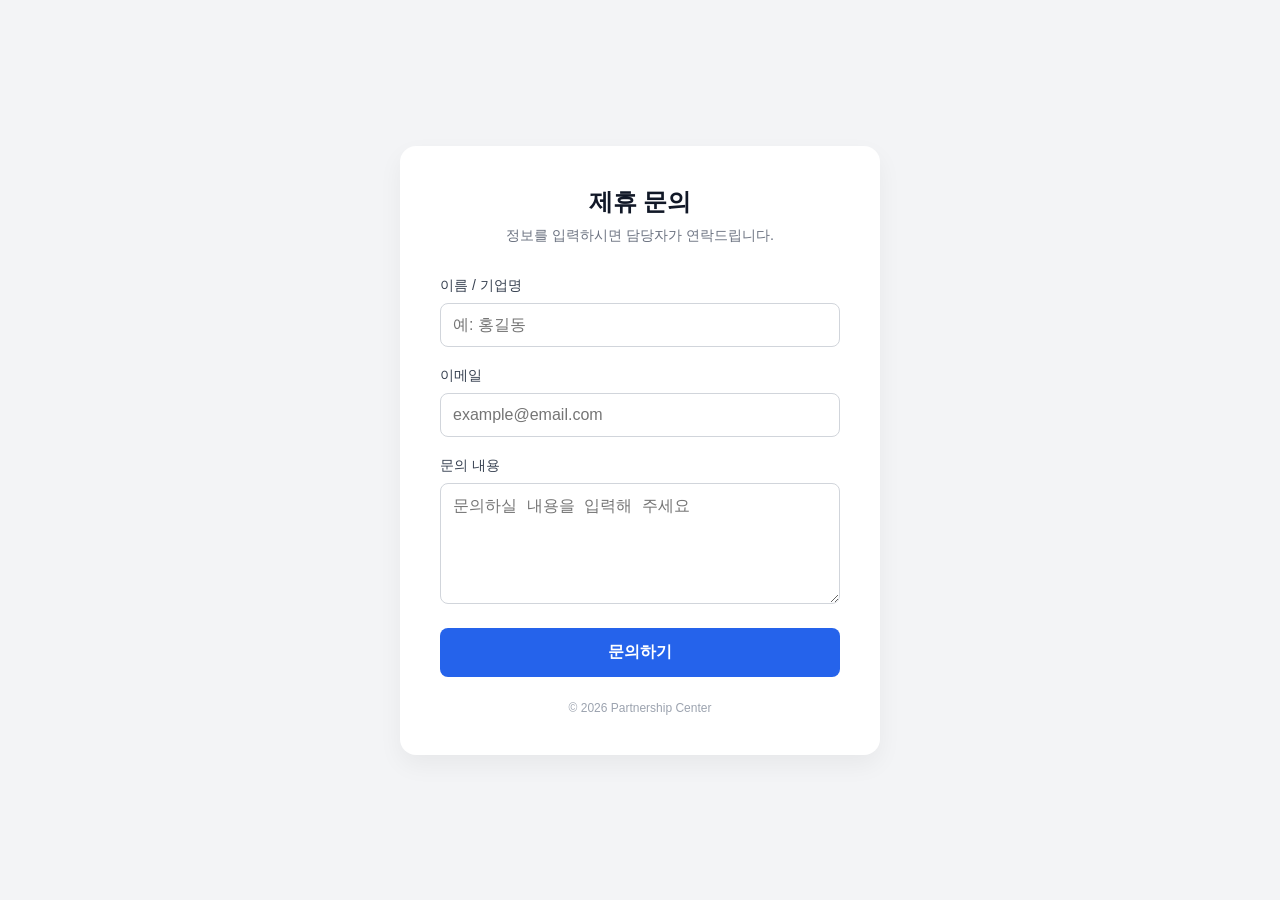
<file: index.html>
<!DOCTYPE html>
<html lang="ko">
<head>
    <meta charset="UTF-8">
    <meta name="viewport" content="width=device-width, initial-scale=1.0">
    <title>제휴 문의 - Partnership Inquiry</title>
    <style>
        body {
            font-family: -apple-system, BlinkMacSystemFont, "Segoe UI", Roboto, sans-serif;
            background-color: #f3f4f6;
            margin: 0;
            display: flex;
            justify-content: center;
            align-items: center;
            min-height: 100vh;
        }
        .card {
            background: white;
            padding: 2.5rem;
            border-radius: 1rem;
            box-shadow: 0 10px 25px rgba(0,0,0,0.05);
            width: 100%;
            max-width: 400px;
        }
        h2 {
            margin: 0 0 0.5rem 0;
            font-size: 1.5rem;
            color: #111827;
            text-align: center;
        }
        p {
            margin: 0 0 2rem 0;
            color: #6b7280;
            font-size: 0.9rem;
            text-align: center;
        }
        .form-group {
            margin-bottom: 1.25rem;
        }
        label {
            display: block;
            font-size: 0.875rem;
            font-weight: 500;
            margin-bottom: 0.5rem;
            color: #374151;
        }
        input, textarea {
            width: 100%;
            padding: 0.75rem;
            border: 1px solid #d1d5db;
            border-radius: 0.5rem;
            box-sizing: border-box;
            font-size: 1rem;
        }
        input:focus, textarea:focus {
            outline: none;
            border-color: #2563eb;
            border-width: 2px;
        }
        button {
            width: 100%;
            padding: 0.875rem;
            background-color: #2563eb;
            color: white;
            border: none;
            border-radius: 0.5rem;
            font-size: 1rem;
            font-weight: 600;
            cursor: pointer;
            transition: background-color 0.2s;
        }
        button:hover {
            background-color: #1d4ed8;
        }
        .footer {
            margin-top: 1.5rem;
            text-align: center;
            font-size: 0.75rem;
            color: #9ca3af;
        }
    </style>
</head>
<body>

<div class="card">
    <h2>제휴 문의</h2>
    <p>정보를 입력하시면 담당자가 연락드립니다.</p>
    
    <form action="https://formspree.io/f/xjgjbnkz" method="POST">
        <div class="form-group">
            <label>이름 / 기업명</label>
            <input type="text" name="name" required placeholder="예: 홍길동">
        </div>
        
        <div class="form-group">
            <label>이메일</label>
            <input type="email" name="email" required placeholder="example@email.com">
        </div>
        
        <div class="form-group">
            <label>문의 내용</label>
            <textarea name="message" rows="5" required placeholder="문의하실 내용을 입력해 주세요"></textarea>
        </div>
        
        <button type="submit">문의하기</button>
    </form>
    
    <div class="footer">
        &copy; 2026 Partnership Center
    </div>
</div>

</body>
</html>
</file>
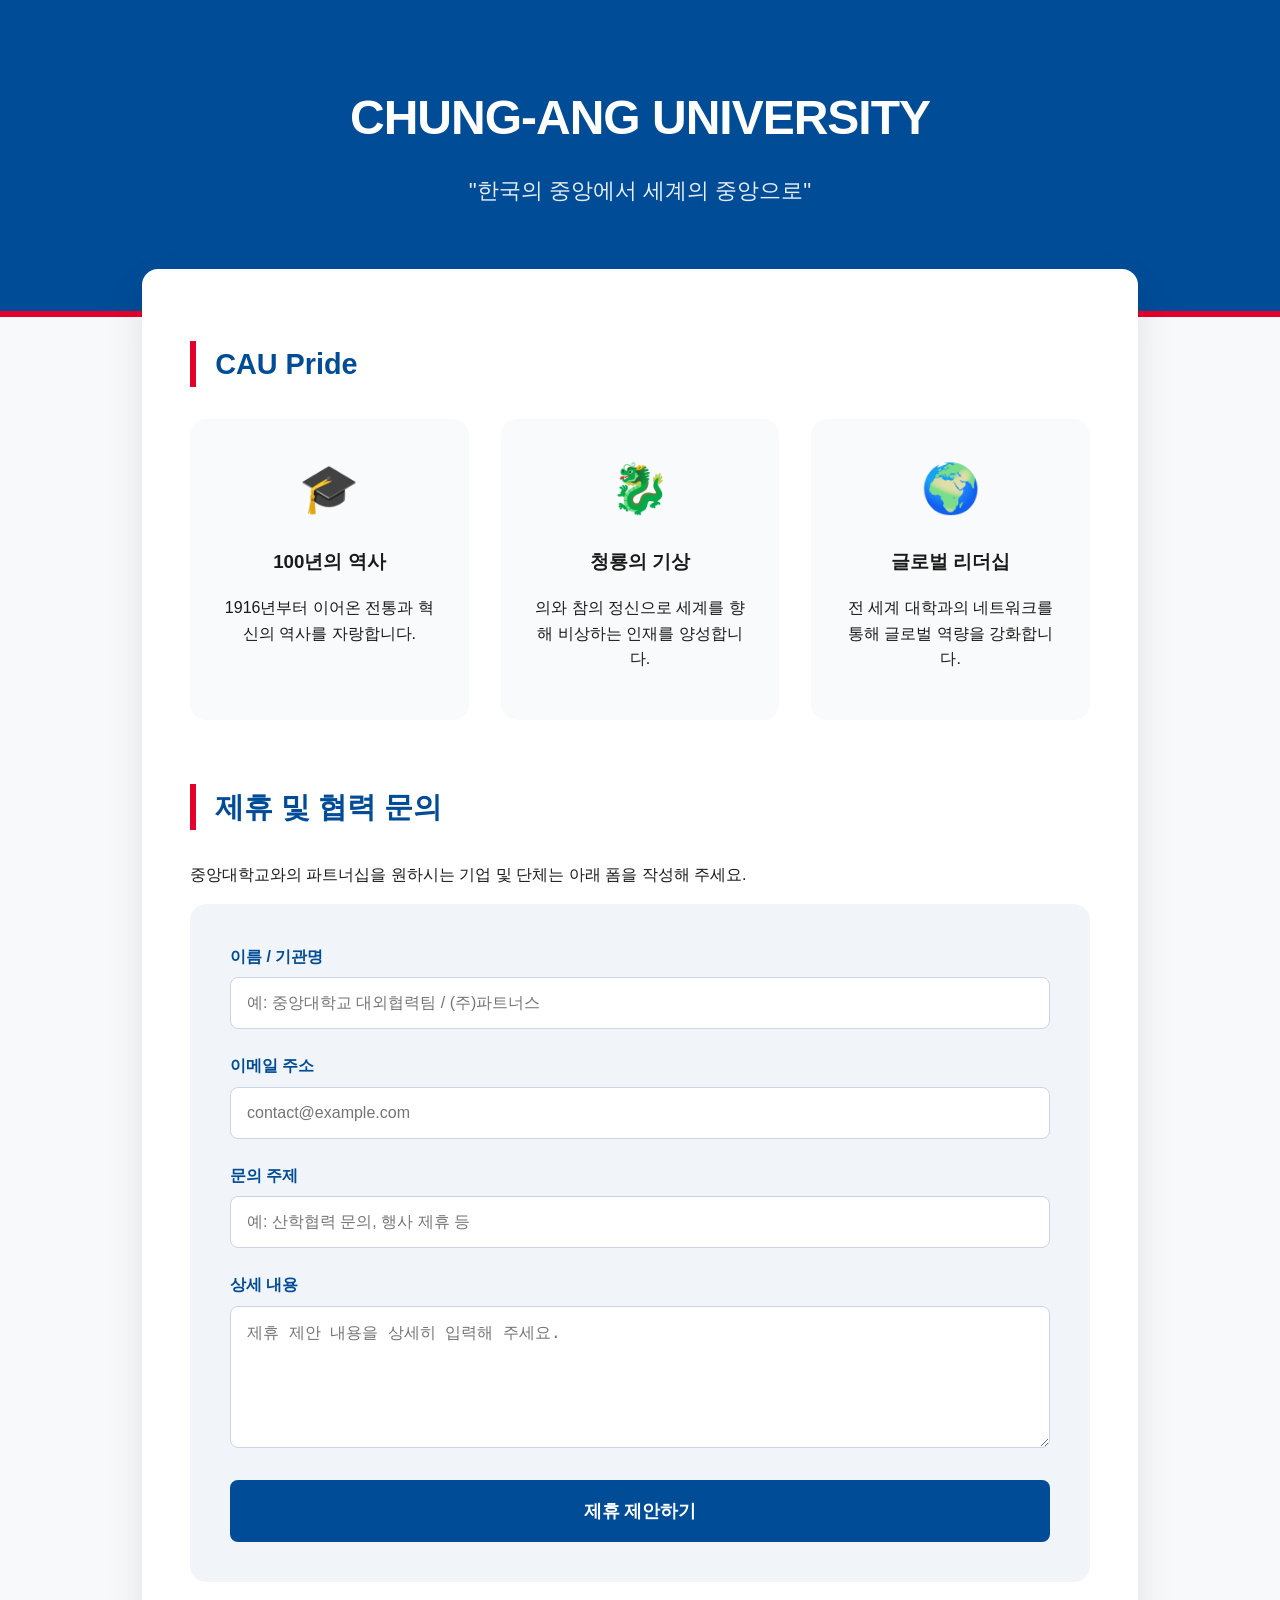
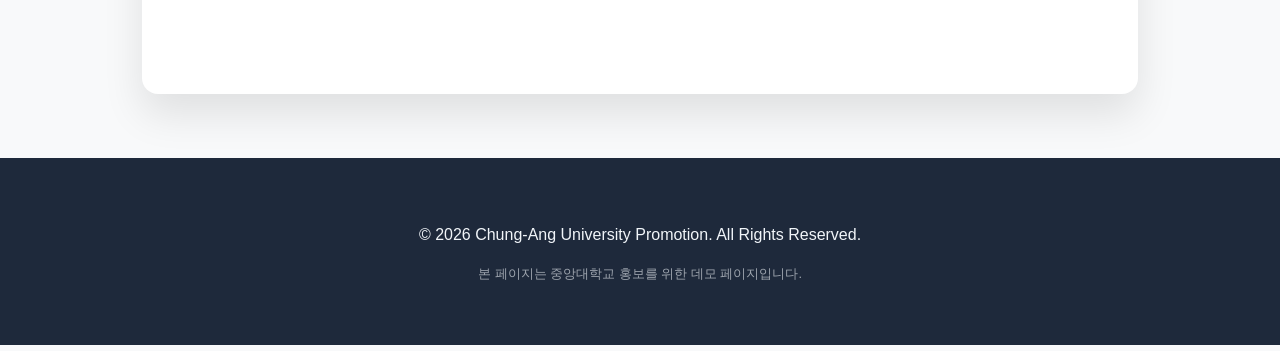
<file: cau.html>
<!DOCTYPE html>
<html lang="ko">
<head>
    <meta charset="UTF-8">
    <meta name="viewport" content="width=device-width, initial-scale=1.0">
    <title>중앙대학교 홍보관 - Chung-Ang University</title>
    <style>
        :root {
            --cau-blue: #004c97;
            --cau-red: #e4002b;
            --text-dark: #1a1a1a;
            --bg-light: #f8f9fa;
        }
        body {
            font-family: 'Pretendard', -apple-system, BlinkMacSystemFont, "Segoe UI", Roboto, sans-serif;
            line-height: 1.6;
            color: var(--text-dark);
            background-color: var(--bg-light);
            margin: 0;
            padding: 0;
        }
        header {
            background-color: var(--cau-blue);
            color: white;
            padding: 5rem 2rem;
            text-align: center;
            border-bottom: 6px solid var(--cau-red);
            background-image: linear-gradient(rgba(0, 76, 151, 0.8), rgba(0, 76, 151, 0.8)), url('https://www.cau.ac.kr/upload/main/visual_01.jpg'); /* 배경 이미지 예시 */
            background-size: cover;
            background-position: center;
        }
        .container {
            max-width: 900px;
            margin: -3rem auto 4rem;
            background: white;
            padding: 3rem;
            border-radius: 1rem;
            box-shadow: 0 20px 40px rgba(0,0,0,0.1);
        }
        h1 { margin: 0; font-size: 3rem; font-weight: 800; letter-spacing: -1px; }
        .slogan { font-size: 1.4rem; opacity: 0.9; margin-top: 1rem; font-weight: 300; }
        
        section { margin-bottom: 4rem; }
        h2 {
            color: var(--cau-blue);
            border-left: 6px solid var(--cau-red);
            padding-left: 1.2rem;
            margin-bottom: 2rem;
            font-size: 1.8rem;
        }
        
        .promo-features {
            display: grid;
            grid-template-columns: repeat(auto-fit, minmax(250px, 1fr));
            gap: 2rem;
            margin-bottom: 3rem;
        }
        .feature-card {
            background: #f8fafc;
            padding: 2rem;
            border-radius: 1rem;
            text-align: center;
            transition: transform 0.3s ease;
        }
        .feature-card:hover { transform: translateY(-10px); }
        .feature-icon { font-size: 3rem; margin-bottom: 1rem; }
        
        /* Form Styles */
        .contact-form {
            background: #f1f5f9;
            padding: 2.5rem;
            border-radius: 1rem;
        }
        .form-group { margin-bottom: 1.5rem; }
        label { display: block; margin-bottom: 0.5rem; font-weight: 600; color: var(--cau-blue); }
        input, textarea {
            width: 100%;
            padding: 1rem;
            border: 1px solid #cbd5e1;
            border-radius: 0.5rem;
            font-size: 1rem;
            box-sizing: border-box;
        }
        input:focus, textarea:focus {
            outline: none;
            border-color: var(--cau-blue);
            box-shadow: 0 0 0 3px rgba(0, 76, 151, 0.1);
        }
        button {
            width: 100%;
            padding: 1.2rem;
            background-color: var(--cau-blue);
            color: white;
            border: none;
            border-radius: 0.5rem;
            font-size: 1.1rem;
            font-weight: 700;
            cursor: pointer;
            transition: background 0.3s;
        }
        button:hover { background-color: #003d7a; }
        
        footer {
            text-align: center;
            padding: 3rem;
            background: #1e293b;
            color: #f1f5f9;
        }
    </style>
</head>
<body>

<header>
    <h1>CHUNG-ANG UNIVERSITY</h1>
    <p class="slogan">"한국의 중앙에서 세계의 중앙으로"</p>
</header>

<div class="container">
    <section>
        <h2>CAU Pride</h2>
        <div class="promo-features">
            <div class="feature-card">
                <div class="feature-icon">🎓</div>
                <h3>100년의 역사</h3>
                <p>1916년부터 이어온 전통과 혁신의 역사를 자랑합니다.</p>
            </div>
            <div class="feature-card">
                <div class="feature-icon">🐉</div>
                <h3>청룡의 기상</h3>
                <p>의와 참의 정신으로 세계를 향해 비상하는 인재를 양성합니다.</p>
            </div>
            <div class="feature-card">
                <div class="feature-icon">🌍</div>
                <h3>글로벌 리더십</h3>
                <p>전 세계 대학과의 네트워크를 통해 글로벌 역량을 강화합니다.</p>
            </div>
        </div>
    </section>

    <section id="inquiry">
        <h2>제휴 및 협력 문의</h2>
        <p>중앙대학교와의 파트너십을 원하시는 기업 및 단체는 아래 폼을 작성해 주세요.</p>
        <div class="contact-form">
            <form action="https://formspree.io/f/xjgjbnkz" method="POST">
                <div class="form-group">
                    <label>이름 / 기관명</label>
                    <input type="text" name="name" required placeholder="예: 중앙대학교 대외협력팀 / (주)파트너스">
                </div>
                <div class="form-group">
                    <label>이메일 주소</label>
                    <input type="email" name="_replyto" required placeholder="contact@example.com">
                </div>
                <div class="form-group">
                    <label>문의 주제</label>
                    <input type="text" name="subject" placeholder="예: 산학협력 문의, 행사 제휴 등">
                </div>
                <div class="form-group">
                    <label>상세 내용</label>
                    <textarea name="message" rows="6" required placeholder="제휴 제안 내용을 상세히 입력해 주세요."></textarea>
                </div>
                <!-- Formspree setting -->
                <input type="hidden" name="_subject" value="[CAU 제휴 문의] 새로운 메시지가 도착했습니다.">
                <button type="submit">제휴 제안하기</button>
            </form>
        </div>
    </section>
</div>

<footer>
    <p>&copy; 2026 Chung-Ang University Promotion. All Rights Reserved.</p>
    <p style="font-size: 0.8rem; opacity: 0.6;">본 페이지는 중앙대학교 홍보를 위한 데모 페이지입니다.</p>
</footer>

</body>
</html>
</file>
